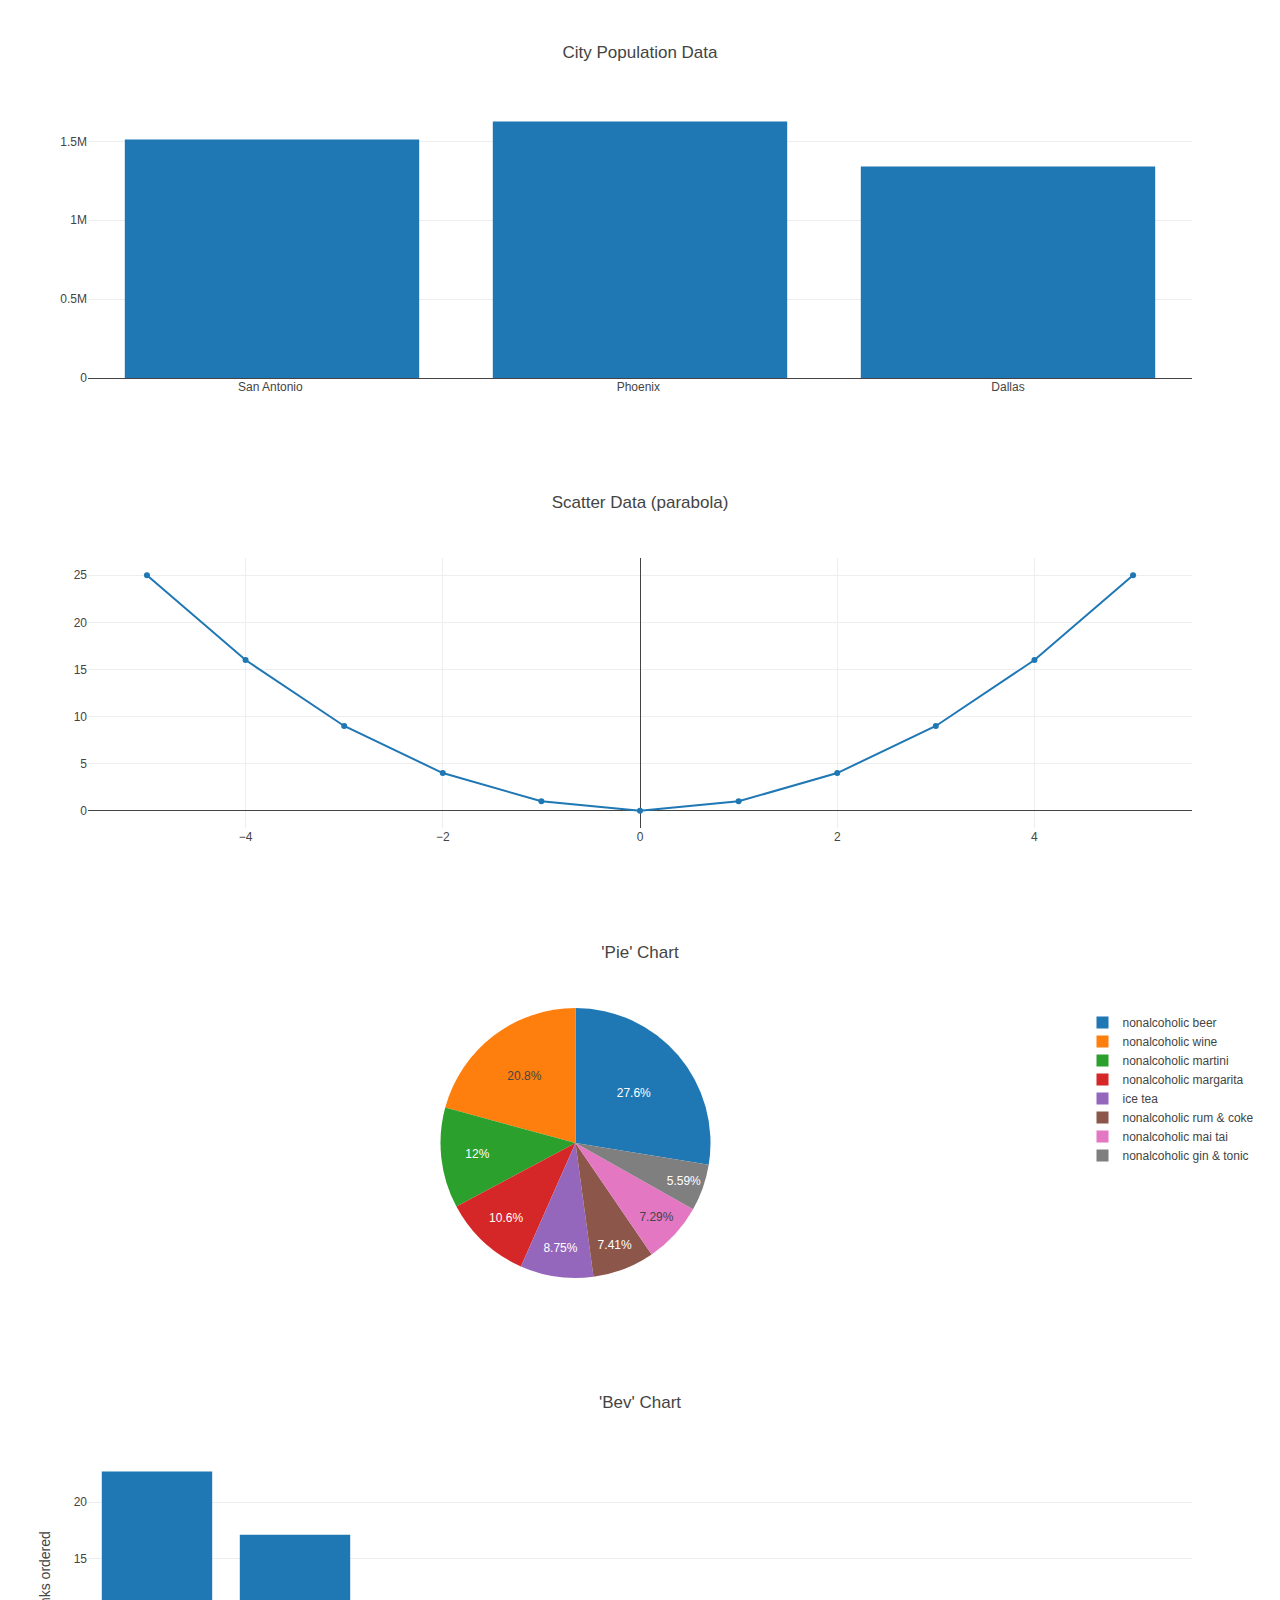
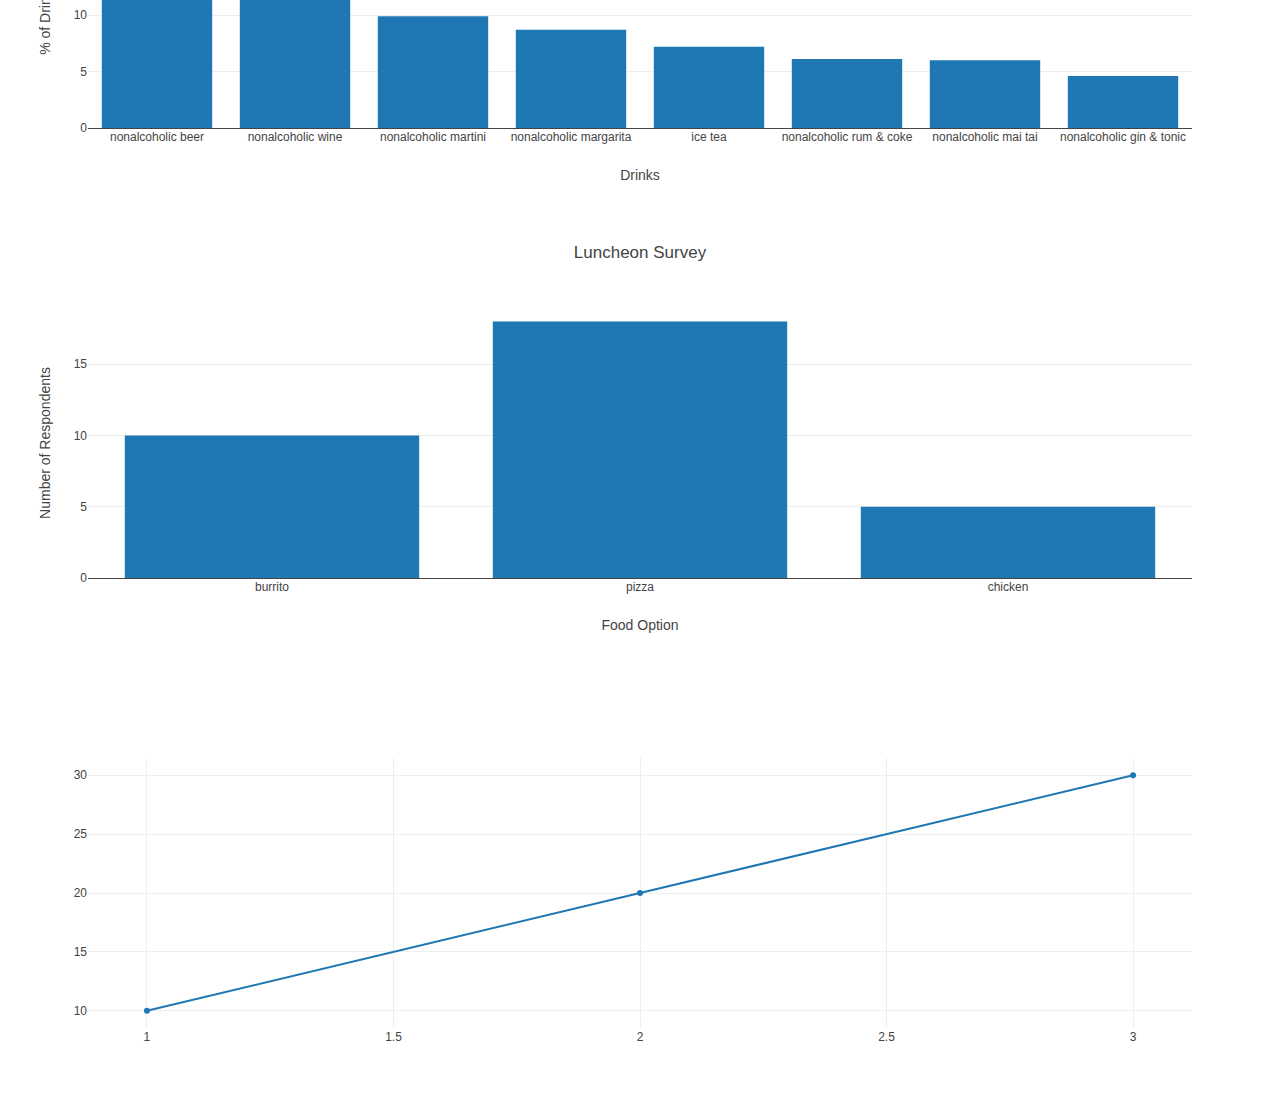
<file: data-12-1-2-resources/index.html>
<!DOCTYPE html>
<html lang="en">
<head>
    <meta charset="UTF-8">
    <meta name="viewport" content="width=device-width, initial-scale=1.0">
    <meta http-equiv="X-UA-Compatible" content="ie=edge">
    <title>Basic Charts</title>
    <script src="https://cdn.plot.ly/plotly-latest.min.js"></script>
</head>
<body>
    <div id="cityPlot"></div>
    <div id="scatterPlot"></div>
    <div id="plotPie"></div>
    <div id="plotBev"></div>
    <div id="plotBar"></div>
    <div id="plotArea"></div>
    <script src="plots.js"></script>
</body>
</html>
</file>
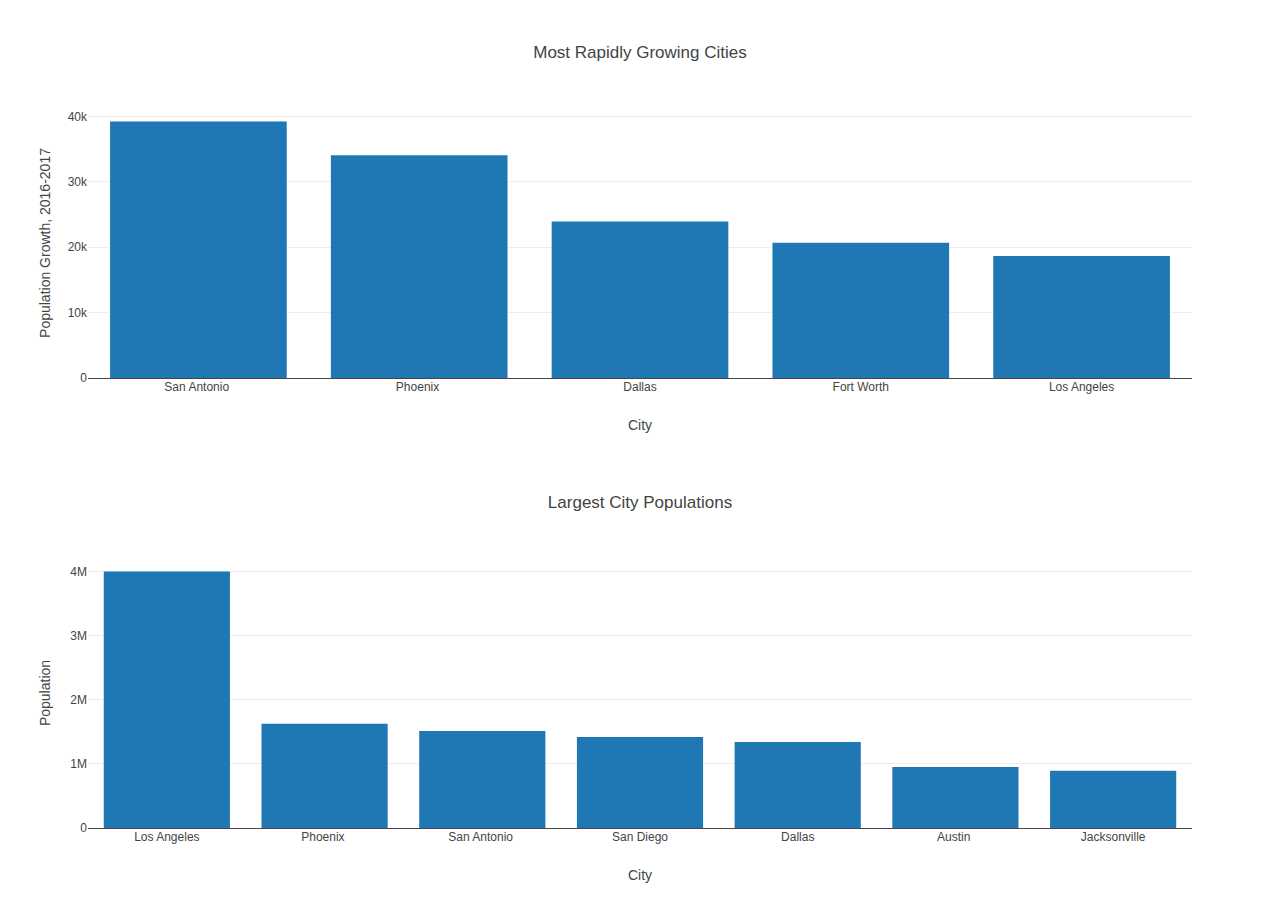
<file: data-12-2-2-resources/index.html>
<!DOCTYPE html>
<html lang="en">
<head>
  <meta charset="UTF-8">
  <meta name="viewport" content="width=device-width, initial-scale=1.0">
  <meta http-equiv="X-UA-Compatible" content="ie=edge">
  <title>Fast-Growing Cities 2016-2017</title>
  <script src="https://cdn.plot.ly/plotly-latest.min.js"></script>
</head>
<body>
  <div id="bar-plot"></div>
  <div id="bar-plot2"></div>
  <script src="data.js"></script>
  <script src="plot.js"></script>
</body>
</html>
</file>
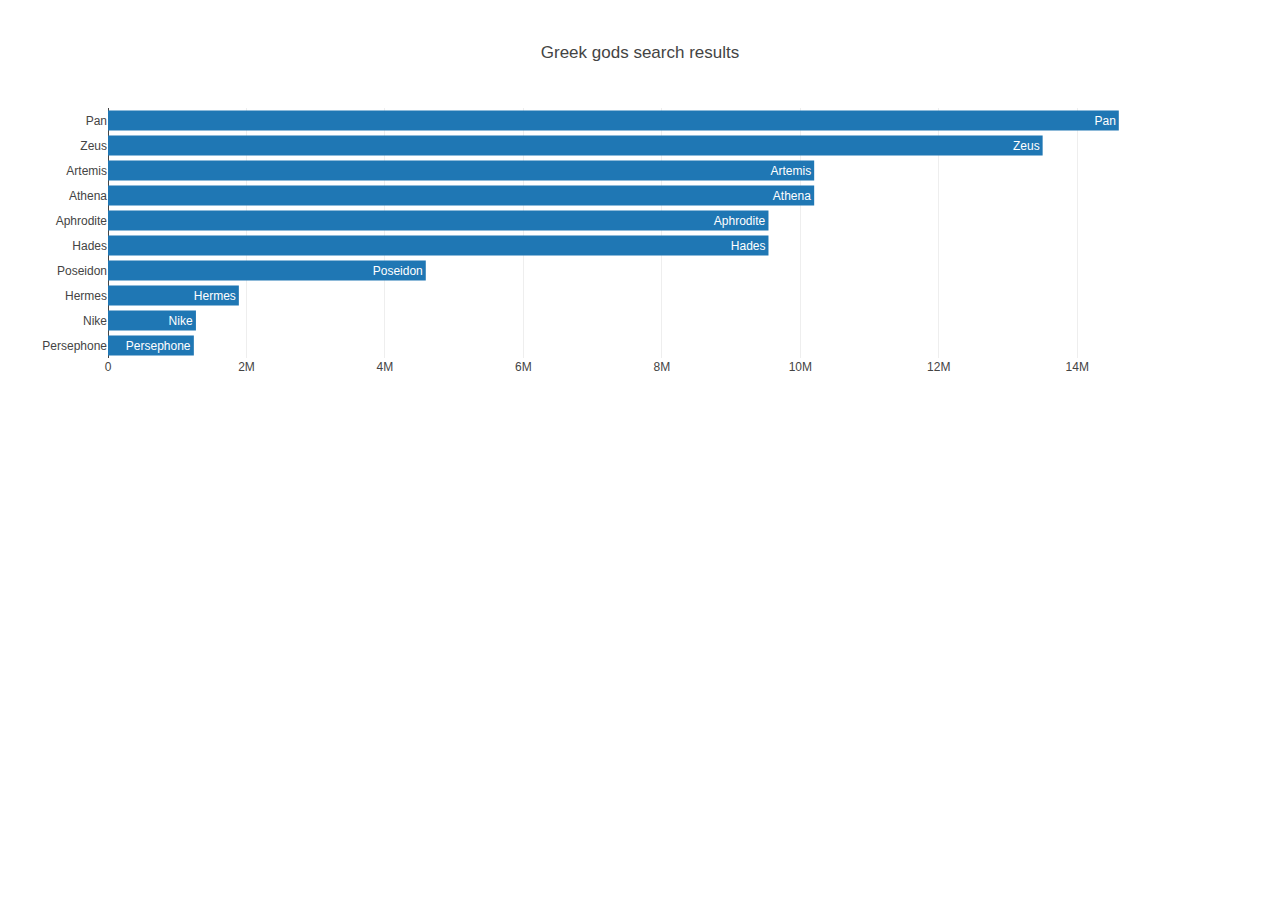
<file: data-12-5-1-resources/index.html>
<!DOCTYPE html>
<html lang="en">
<head>
    <meta charset="UTF-8">
    <meta name="viewport" content="width=device-width, initial-scale=1.0">
    <meta http-equiv="X-UA-Compatible" content="ie=edge">
    <title>Greek gods</title>
    <script src="https://cdn.plot.ly/plotly-latest.min.js"></script>
</head>
<body>
    <div id="plot"></div>
    <script src="data.js"></script>
    <script src="plots.js"></script>
</body>
</html>
</file>
